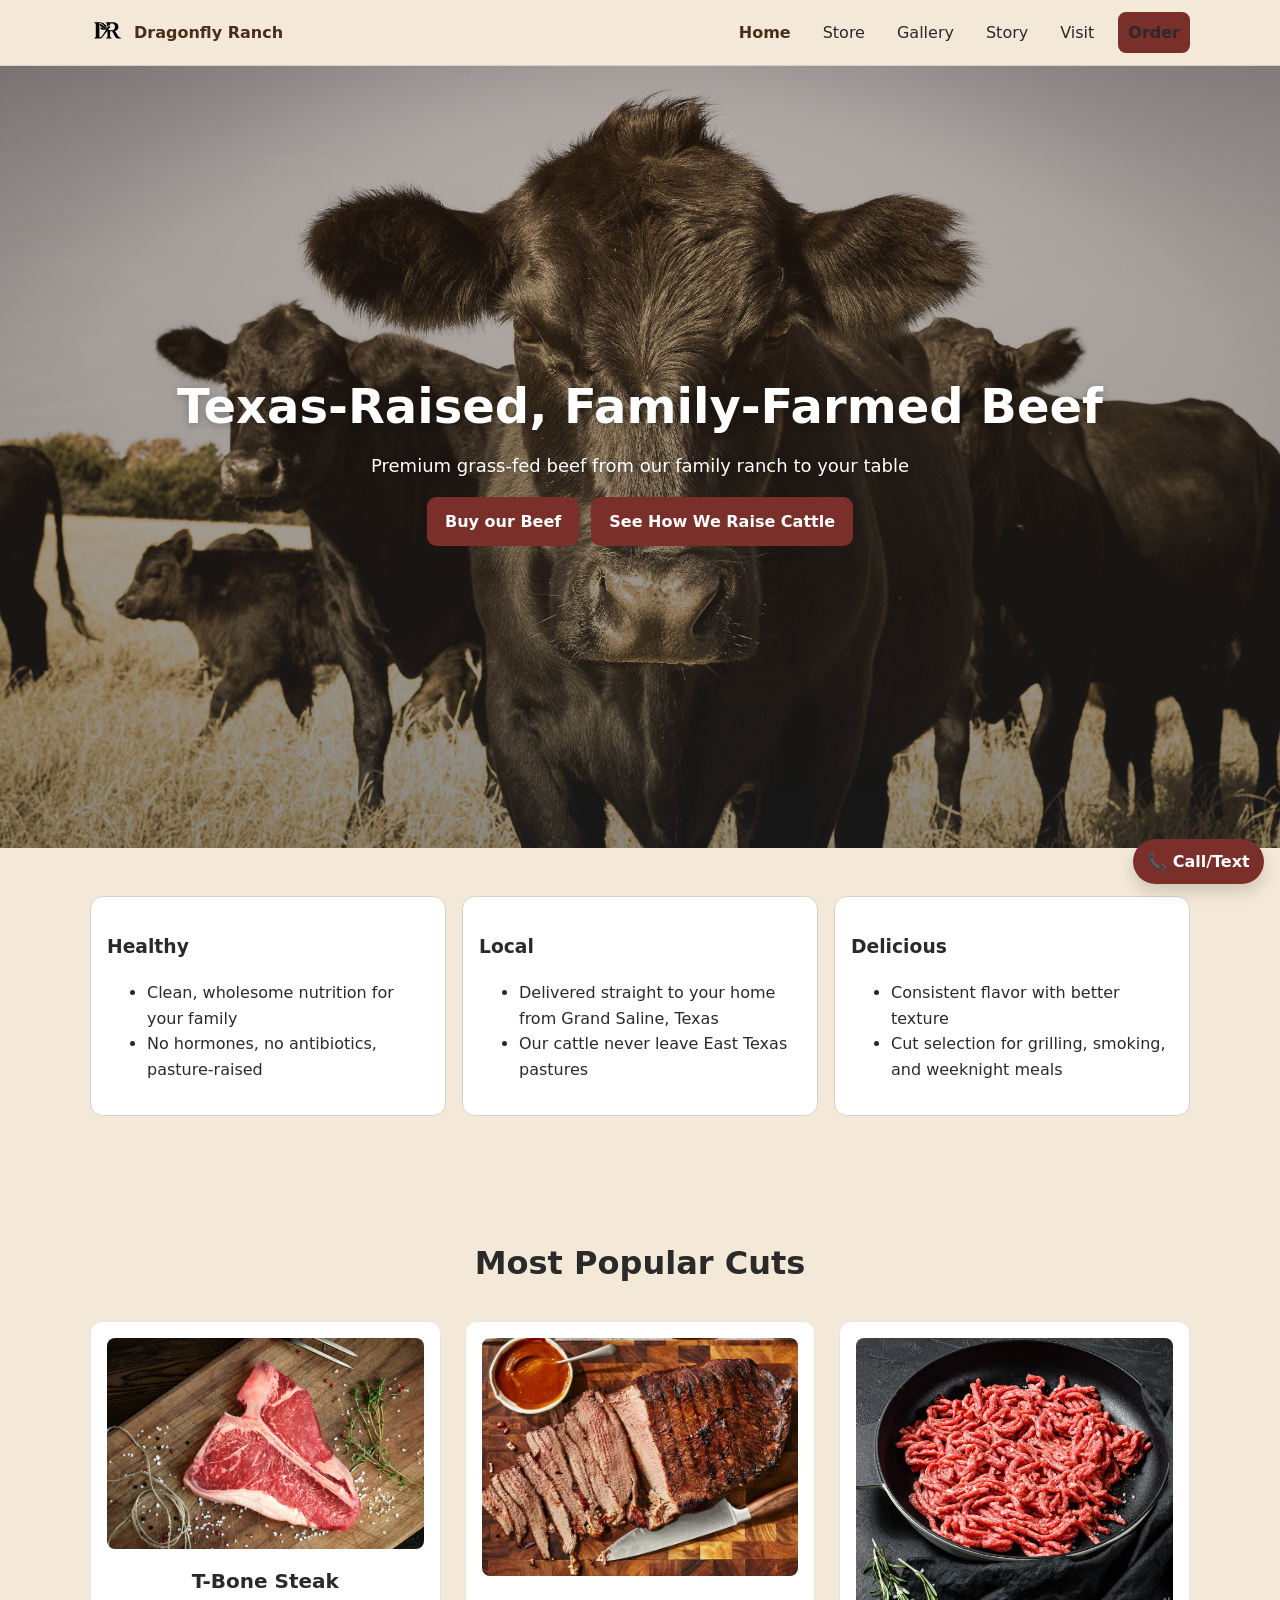
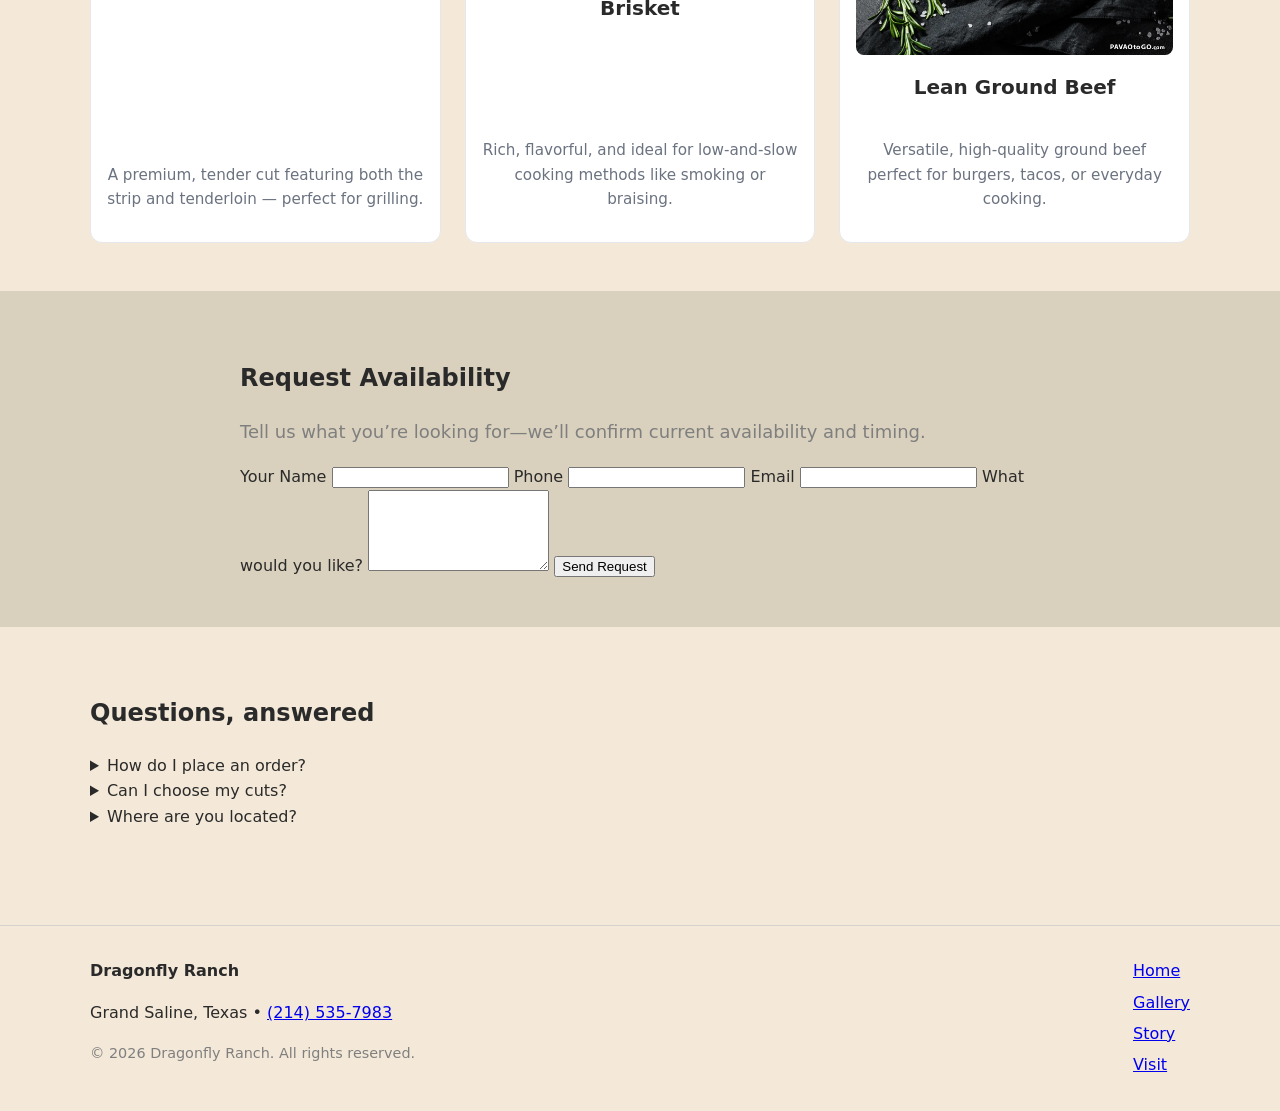
<file: index.html>
<!DOCTYPE html>
<html lang="en">
<head>
  <meta charset="utf-8" />
  <meta name="viewport" content="width=device-width, initial-scale=1" />
  <title>Dragonfly Ranch – Grass‑Fed, Farm‑Fresh Beef | Grand Saline, TX</title>
  <meta name="description" content="Dragonfly Ranch offers grass‑fed, farm‑fresh beef direct from our family ranch in Grand Saline, Texas. Call or text (214) 535‑7983 to order or check availability." />
  <link rel="preload" href="assets/images/hero.jpg" as="image" imagesrcset="assets/images/hero.jpg 1200w" />
  <link rel="stylesheet" href="assets/css/styles.css" />
  <link rel="icon" href="assets/images/logo-dragonfly.svg" type="image/svg+xml" />

  <!-- Open Graph -->
  <meta property="og:title" content="Dragonfly Ranch – Grass‑Fed, Farm‑Fresh Beef" />
  <meta property="og:description" content="Grass‑fed, farm‑fresh beef direct from a family ranch in Grand Saline, Texas." />
  <meta property="og:image" content="assets/images/hero.jpg" />
  <meta property="og:type" content="website" />
  <meta property="og:url" content="https://www.dfranchtx.com/" />

  <!-- Twitter -->
  <meta name="twitter:card" content="summary_large_image" />
  <meta name="twitter:title" content="Dragonfly Ranch – Grass‑Fed, Farm‑Fresh Beef" />
  <meta name="twitter:description" content="Call or text (214) 535‑7983 to order or check availability." />
  <meta name="twitter:image" content="assets/images/hero.jpg" />

  <!-- LocalBusiness Structured Data -->
  <script type="application/ld+json">
  {
    "@context":"https://schema.org",
    "@type":"LocalBusiness",
    "name":"Dragonfly Ranch",
    "image":"https://www.dfranchtx.com/assets/images/hero.jpg",
    "telephone":"+1-214-535-7983",
    "address":{
      "@type":"PostalAddress",
      "addressLocality":"Grand Saline",
      "addressRegion":"TX",
      "addressCountry":"US"
    },
    "url":"https://www.dfranchtx.com/",
    "description":"Grass-fed, farm-fresh beef direct from a family ranch."
  }
  </script>
</head>
<body></body>
  <a class="skip-link" href="#main">Skip to content</a>
  <header class="site-header">
    <div class="container header-inner">
      <a class="brand" href="index.html" aria-label="Dragonfly Ranch home">
        <img src="assets/images/logo-dragonfly.svg" alt="" width="36" height="36" />
        <span>Dragonfly Ranch</span>
      </a>

      <button class="nav-toggle" aria-expanded="false" aria-controls="site-nav">
        <span class="sr-only">Toggle menu</span>
        ☰
      </button>

      <nav id="site-nav" class="site-nav" aria-label="Main">
        <ul>
          <li><a class="active" href="index.html">Home</a></li>
          <li><a href="store.html">Store</a></li>
          <li><a href="gallery.html">Gallery</a></li>
          <li><a href="story.html">Story</a></li>
          <li><a href="visit.html">Visit</a></li>
          <li><a class="btn btn-primary" href="#order">Order</a></li>
        </ul>
      </nav>
    </div>
  </header>

  <main id="main">
    <!-- Hero -->
    <section class="hero" aria-label="Hero">
      <picture>
        <img src="assets/images/hero.jpg" alt="Cattle grazing on green pasture under Texas sky" width="1600" height="900" />
      </picture>
      <div class="hero-overlay">
        <h1>Texas‑Raised, Family‑Farmed Beef</h1>
        <p>Premium grass‑fed beef from our family ranch to your table</p>
        <!-- The location and phone are based on the existing site. -->
        <div class="cta-row">
          <a class="btn btn-primary" href="store.html">Buy our Beef</a>
          <a class="btn btn-primary" href="story.html">See How We Raise Cattle</a>
        </div>
      </div>
    </section>

    <!-- Value props -->
    <section class="section container">
      <div class="grid-3">
        <article class="card">
          <h3>Healthy</h3>
          <ul>
            <li>Clean, wholesome nutrition for your family</li>
            <li>No hormones, no antibiotics, pasture‑raised</li>
          </ul>
        </article>
        <article class="card">
          <h3>Local</h3>
          <ul>
            <li>Delivered straight to your home from Grand Saline, Texas</li>
            <li>Our cattle never leave East Texas pastures</li>
          </ul>
        </article>
        <article class="card">
          <h3>Delicious</h3>
          <ul>
            <li>Consistent flavor with better texture</li>
            <li>Cut selection for grilling, smoking, and weeknight meals</li>
          </ul>
        </article>
      </div>
    </section>

    <section class="popular-products">
      <div class="container">
        <h2 class="section-title">Most Popular Cuts</h2>

        <div class="product-grid">

          <!-- Product 1 -->
          <article class="product-card">
            <img src="assets/images/t-bone-steak.jpg" 
                alt="T-Bone Steak">
            <h3>T-Bone Steak</h3>
            <p>A premium, tender cut featuring both the strip and tenderloin — perfect for grilling.</p>
          </article>

          <!-- Product 2 -->
          <article class="product-card">
            <img src="assets/images/brisket.jpg" 
                alt="Brisket">
            <h3>Brisket</h3>
            <p>Rich, flavorful, and ideal for low-and-slow cooking methods like smoking or braising.</p>
          </article>

          <!-- Product 3 -->
          <article class="product-card">
            <img src="assets/images/lean-ground-beef.jpg" 
                alt="Lean ground beef">
            <h3>Lean Ground Beef</h3>
            <p>Versatile, high-quality ground beef perfect for burgers, tacos, or everyday cooking.</p>
          </article>

        </div>
      </div>
    </section>

    <!-- Order / Availability Form -->
    <section id="order" class="section section-alt">
      <div class="container narrow">
        <h2>Request Availability</h2>
        <p class="lead">Tell us what you’re looking for—we’ll confirm current availability and timing.</p>

        <!-- Validation handled in main.js -->
        
        <form
          name="order-request"
          method="POST"
          data-netlify="true"
          action="/thanks.html"
        >
          <!-- Netlify needs this hidden input -->
          <input type="hidden" name="form-name" value="order-request" />
        
          <label>
            <span>Your Name</span>
            <input type="text" name="name" required />
          </label>
        
          <label>
            <span>Phone</span>
            <input type="tel" name="phone" required />
          </label>
        
          <label>
            <span>Email</span>
            <input type="email" name="email" required />
          </label>
        
          <label>
            <span>What would you like?</span>
            <textarea name="message" rows="5" required></textarea>
          </label>
        
          <button type="submit">Send Request</button>
        </form>
      </div>
    </section>

    <!-- FAQ -->
    <section class="section container">
      <h2>Questions, answered</h2>
      <details>
        <summary>How do I place an order?</summary>
        <p>Use the request form above or call/text us. We’ll confirm availability and pickup window.</p>
      </details>
      <details>
        <summary>Can I choose my cuts?</summary>
        <p>Yes—tell us what you like. If you’d rather, we can recommend bundles with a balanced selection.</p>
      </details>
      <details>
        <summary>Where are you located?</summary>
        <p>Grand Saline, Texas. We’ll share pickup details when we confirm your order. [1](https://www.dfranchtx.com/)</p>
      </details>
    </section>
  </main>

  <footer class="site-footer">
    <div class="container footer-grid">
      <div>
        <strong>Dragonfly Ranch</strong>
        <p>Grand Saline, Texas • <a href="tel:+12145357983">(214) 535‑7983</a></p>
        <p class="small">© <span id="year"></span> Dragonfly Ranch. All rights reserved.</p>
      </div>
      <nav aria-label="Footer">
        <ul class="footer-nav">
          <li><a href="index.html">Home</a></li>
          <li><a href="gallery.html">Gallery</a></li>
          <li><a href="story.html">Story</a></li>
          <li><a href="visit.html">Visit</a></li>
        </ul>
      </nav>
    </div>
  </footer>

  <a class="floating-cta" href="tel:+12145357983" aria-label="Call or text Dragonfly Ranch">
    📞 Call/Text
  </a>

  <script src="assets/js/main.js" defer></script>
</body>
</html>
</file>
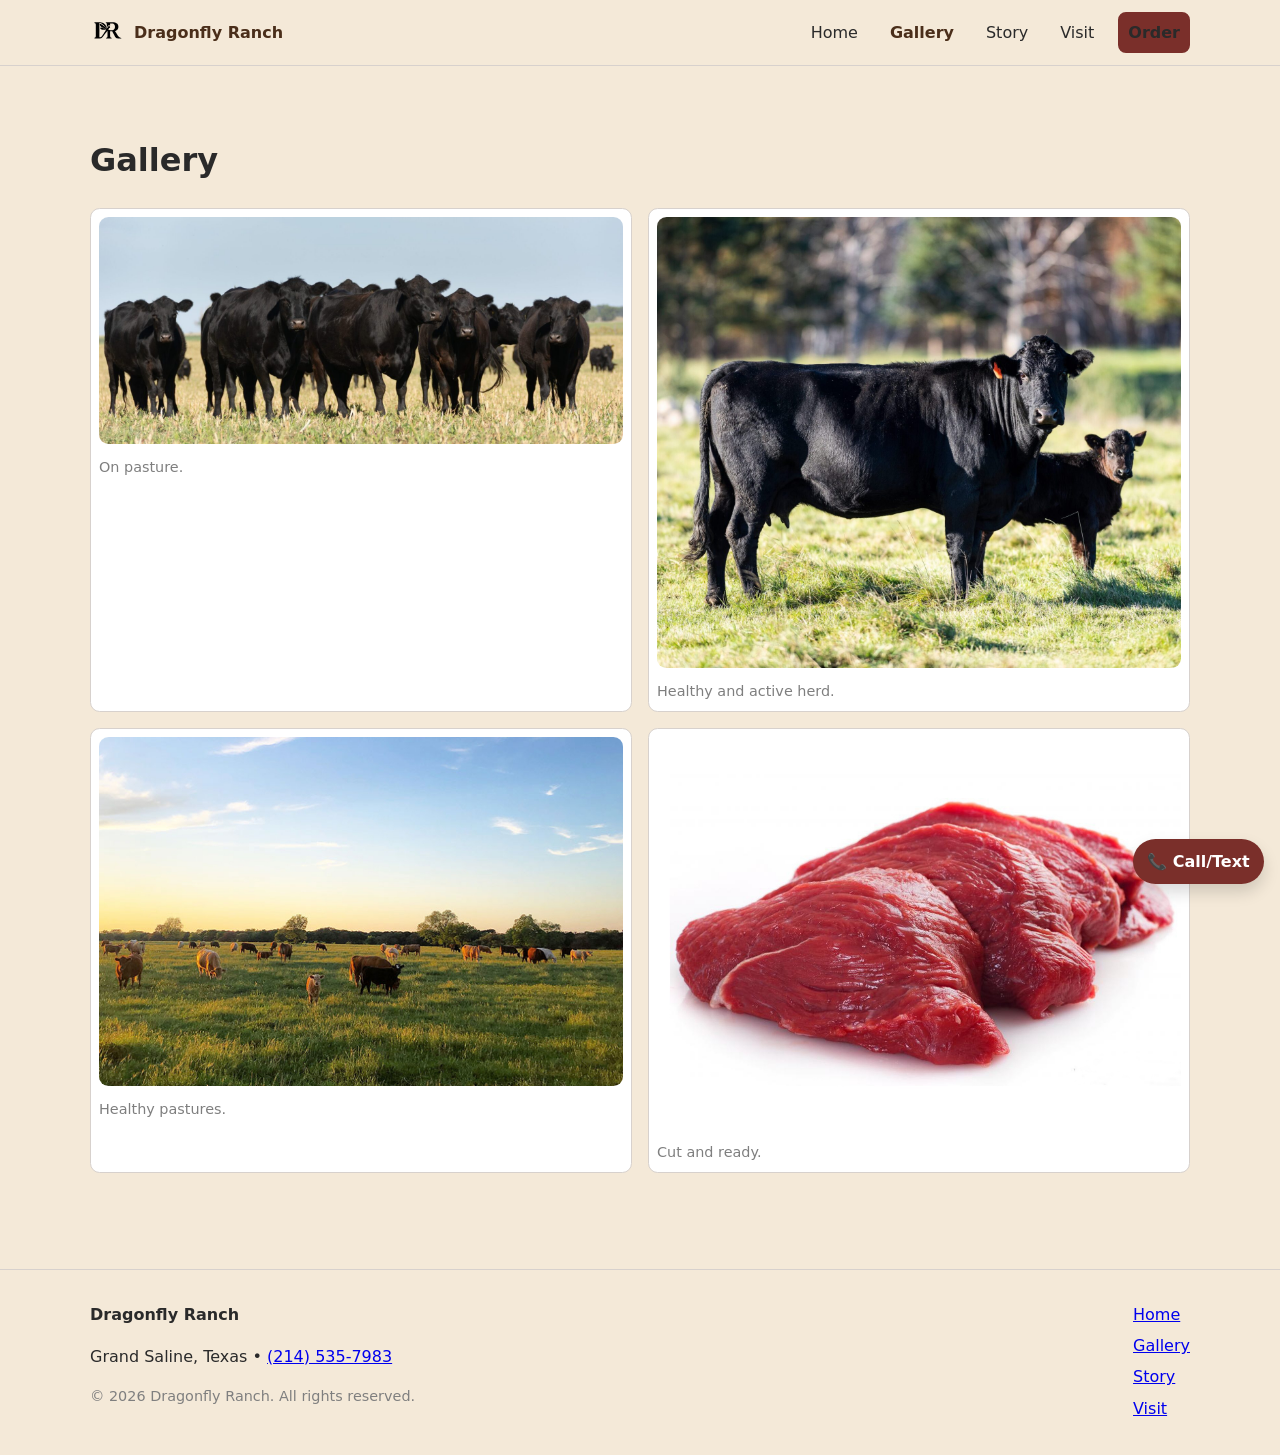
<file: gallery.html>
<!DOCTYPE html>
<html lang="en">
<head>
  <meta charset="utf-8" />
  <meta name="viewport" content="width=device-width, initial-scale=1" />
  <title>Gallery | Dragonfly Ranch</title>
  <meta name="description" content="A peek around the ranch—from healthy pastures to hand‑selected beef." />
  <link rel="stylesheet" href="assets/css/styles.css" />
</head>
<body>
  <a class="skip-link" href="#main">Skip to content</a>
  <header class="site-header">
    <div class="container header-inner">
      <a class="brand" href="index.html">
        <img src="assets/images/logo-dragonfly.svg" alt="" width="36" height="36" />
        <span>Dragonfly Ranch</span>
      </a>
      <button class="nav-toggle" aria-expanded="false" aria-controls="site-nav">
        <span class="sr-only">Toggle menu</span>☰
      </button>
      <nav id="site-nav" class="site-nav" aria-label="Main">
        <ul>
          <li><a href="index.html">Home</a></li>
          <li><a class="active" href="gallery.html">Gallery</a></li>
          <li><a href="story.html">Story</a></li>
          <li><a href="visit.html">Visit</a></li>
          <li><a class="btn btn-primary" href="index.html#order">Order</a></li>
        </ul>
      </nav>
    </div>
  </header>

  <main id="main" class="section container">
    <h1 class="visually-centered">Gallery</h1>
    <div class="gallery-grid">
      <figure>
        <img loading="lazy" src="assets/images/cattle-1.jpg" alt="Cattle grazing in open pasture" width="800" height="600" />
        <figcaption>On pasture.</figcaption>
      </figure>
      <figure>
        <img loading="lazy" src="assets/images/cattle-2.jpg" alt="Herd moving through pasture" width="800" height="600" />
        <figcaption>Healthy and active herd.</figcaption>
      </figure>
      <figure>
        <img loading="lazy" src="assets/images/pasture.jpg" alt="Bales of hay produced on the ranch" width="800" height="600" />
        <figcaption>Healthy pastures.</figcaption>
      </figure>
      <figure>
        <img loading="lazy" src="assets/images/beef-1.jpg" alt="Packaged beef cuts" width="800" height="600" />
        <figcaption>Cut and ready.</figcaption>
      </figure>
    </div>
  </main>

  <footer class="site-footer">
    <div class="container footer-grid">
      <div>
        <strong>Dragonfly Ranch</strong>
        <p>Grand Saline, Texas • <a href="tel:+12145357983">(214) 535‑7983</a></p>
        <p class="small">© <span id="year"></span> Dragonfly Ranch. All rights reserved.</p>
      </div>
      <nav aria-label="Footer">
        <ul class="footer-nav">
          <li><a href="index.html">Home</a></li>
          <li><a href="gallery.html">Gallery</a></li>
          <li><a href="story.html">Story</a></li>
          <li><a href="visit.html">Visit</a></li>
        </ul>
      </nav>
    </div>
  </footer>

  <a class="floating-cta" href="tel:+12145357983" aria-label="Call or text Dragonfly Ranch">📞 Call/Text</a>
  <script src="assets/js/main.js" defer></script>
</body>
</html>
</file>
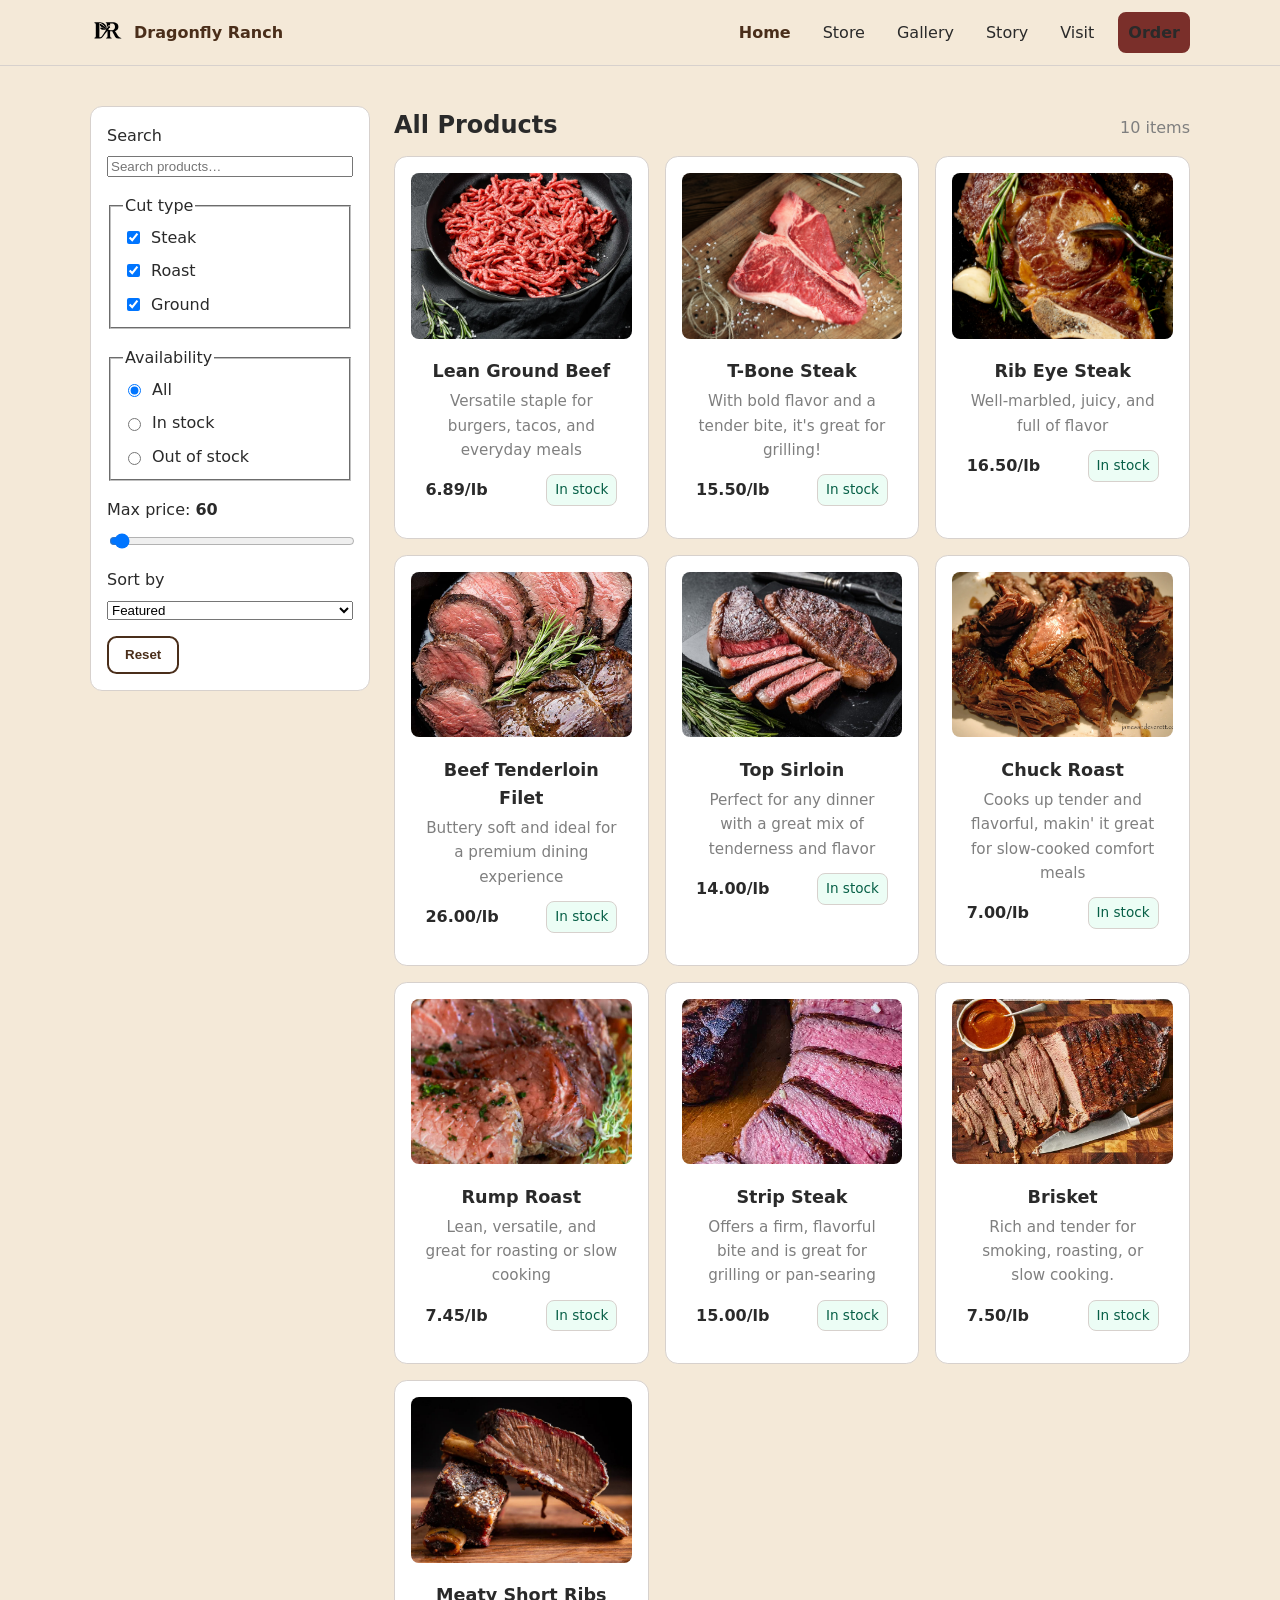
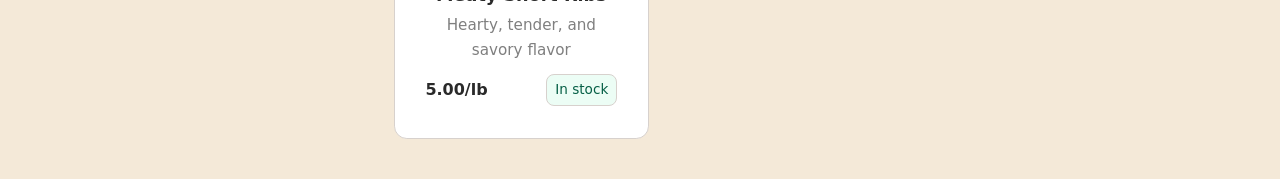
<file: store.html>
<!DOCTYPE html>
<html lang="en">
<head>
  <meta charset="utf-8" />
  <meta name="viewport" content="width=device-width, initial-scale=1" />
  <title>Store | Dragonfly Ranch</title>
  <meta name="description" content="We’re a family ranch focused on raising grass‑fed cattle with care and transparency from pasture to plate." />
  <link rel="stylesheet" href="assets/css/styles.css" />
</head>
<body>
  <a class="skip-link" href="#main">Skip to content</a>
  <header class="site-header">
    <div class="container header-inner">
      <a class="brand" href="index.html" aria-label="Dragonfly Ranch home">
        <img src="assets/images/logo-dragonfly.svg" alt="" width="36" height="36" />
        <span>Dragonfly Ranch</span>
      </a>

      <button class="nav-toggle" aria-expanded="false" aria-controls="site-nav">
        <span class="sr-only">Toggle menu</span>
        ☰
      </button>

      <nav id="site-nav" class="site-nav" aria-label="Main">
        <ul>
          <li><a class="active" href="index.html">Home</a></li>
          <li><a href="store.html">Store</a></li>
          <li><a href="gallery.html">Gallery</a></li>
          <li><a href="story.html">Story</a></li>
          <li><a href="visit.html">Visit</a></li>
          <li><a class="btn btn-primary" href="#order">Order</a></li>
        </ul>
      </nav>
    </div>
  </header>
  <section class="shop">
    <div class="shop-layout container">
      <!-- Sidebar Filters -->
      <aside class="filters" aria-label="Filters">
        <button class="filters-toggle" aria-expanded="false" aria-controls="filters-panel">
          Filters
        </button>

        <form id="filters-panel" class="filters-panel" aria-live="polite">
          <!-- Search -->
          <div class="filter-group">
            <label for="search">Search</label>
            <input type="search" id="search" name="search" placeholder="Search products…" />
          </div>

          <!-- Cut Type -->
          <fieldset class="filter-group">
            <legend>Cut type</legend>
            <label class="check"><input type="checkbox" name="cut" value="steak" checked /> Steak</label>
            <label class="check"><input type="checkbox" name="cut" value="roast" checked /> Roast</label>
            <label class="check"><input type="checkbox" name="cut" value="ground" checked /> Ground</label>
          </fieldset>

          <!-- Availability -->
          <fieldset class="filter-group">
            <legend>Availability</legend>
            <label class="radio"><input type="radio" name="availability" value="all" checked /> All</label>
            <label class="radio"><input type="radio" name="availability" value="in" /> In stock</label>
            <label class="radio"><input type="radio" name="availability" value="out" /> Out of stock</label>
          </fieldset>

          <!-- Price -->
          <div class="filter-group">
            <label for="maxPrice">Max price: <span id="maxPriceValue">60</span></label>
            <input type="range" id="maxPrice" name="maxPrice" min="0" max="2850" value="60" step="10" />
          </div>

          <!-- Sort -->
          <div class="filter-group">
            <label for="sort">Sort by</label>
            <select id="sort" name="sort">
              <option value="featured">Featured</option>
              <option value="price-asc">Price: Low → High</option>
              <option value="price-desc">Price: High → Low</option>
              <option value="name-asc">Name: A → Z</option>
              <option value="name-desc">Name: Z → A</option>
            </select>
          </div>

          <div class="filter-actions">
            <button type="reset" class="btn btn-outline">Reset</button>
          </div>
        </form>
      </aside>

      <!-- Catalog -->
      <div class="catalog">
        <header class="catalog-header">
          <h2 class="catalog-title">All Products</h2>
          <p class="catalog-count" aria-live="polite"><span id="count">9</span> items</p>
        </header>

        <ul id="productGrid" class="product-grid" aria-live="polite">
          <li class="product-card" 
              data-name="Lean Ground Beef" 
              data-cut="ground" 
              data-price="6.89" 
              data-available="in">
            <a class="product-media" href="#">
              <img src="/assets/images/lean-ground-beef.jpg" alt="Lean Ground Beef" loading="lazy" />
            </a>
            <div class="product-info">
              <h3 class="product-name">Lean Ground Beef</h3>
              <p class="product-desc">Versatile staple for burgers, tacos, and everyday meals</p>
              <div class="product-meta">
                <span class="price">6.89/lb</span>
                <span class="badge in-stock">In stock</span>
              </div>
            </div>
          </li>

          <li class="product-card" 
              data-name="T-Bone Steak" 
              data-cut="steak" 
              data-price="15.50" 
              data-available="in">
            <a class="product-media" href="#">
              <img src="/assets/images/t-bone-steak.jpg" alt="T-Bone Steak" loading="lazy" />
            </a>
            <div class="product-info">
              <h3 class="product-name">T-Bone Steak</h3>
              <p class="product-desc">With bold flavor and a tender bite, it's great for grilling!</p>
              <div class="product-meta">
                <span class="price">15.50/lb</span>
                <span class="badge in-stock">In stock</span>
              </div>
            </div>
          </li>

          <li class="product-card" data-name="Rib Eye Steak" data-cut="steak" data-price="16.50" data-available="in">
            <a class="product-media" href="#">
              <img src="/assets/images/ribeye-steak.jpg" alt="Ribeye Steak" loading="lazy" />
            </a>
            <div class="product-info">
              <h3 class="product-name">Rib Eye Steak</h3>
              <p class="product-desc">Well-marbled, juicy, and full of flavor</p>
              <div class="product-meta"><span class="price">16.50/lb</span><span class="badge in-stock">In stock</span></div>
            </div>
          </li>

          <li class="product-card" data-name="Beef Tenderloin Filet" data-cut="steak" data-price="26.00" data-available="in">
            <a class="product-media" href="#">
              <img src="/assets/images/beef-tenderloin-filet.jpg" alt="Beef Tenderloin Filet" loading="lazy" />
            </a>
            <div class="product-info">
              <h3 class="product-name">Beef Tenderloin Filet</h3>
              <p class="product-desc">Buttery soft and ideal for a premium dining experience</p>
              <div class="product-meta"><span class="price">26.00/lb</span><span class="badge in-stock">In stock</span></div>
            </div>
          </li>

          <li class="product-card" data-name="Top Sirloin" data-cut="steak" data-price="14.00" data-available="in">
            <a class="product-media" href="#">
              <img src="/assets/images/top-sirloin.jpg" alt="Top Sirloin" loading="lazy" />
            </a>
            <div class="product-info">
              <h3 class="product-name">Top Sirloin</h3>
              <p class="product-desc">Perfect for any dinner with a great mix of tenderness and flavor</p>
              <div class="product-meta"><span class="price">14.00/lb</span><span class="badge in-stock">In stock</span></div>
            </div>
          </li>

          <li class="product-card" data-name="Chuck Roast" data-cut="roast" data-price="7.00" data-available="in">
            <a class="product-media" href="#"><img src="/assets/images/chuck-roast.jpg" alt="Chuck Roast" loading="lazy" /></a>
            <div class="product-info">
              <h3 class="product-name">Chuck Roast</h3>
              <p class="product-desc">Cooks up tender and flavorful, makin' it great for slow-cooked comfort meals</p>
              <div class="product-meta"><span class="price">7.00/lb</span><span class="badge in-stock">In stock</span></div>
            </div>
          </li>

          <li class="product-card" data-name="Rump Roast" data-cut="roast" data-price="7.45" data-available="in">
            <a class="product-media" href="#"><img src="/assets/images/rump-roast.jpg" alt="Rump Roast" loading="lazy" /></a>
            <div class="product-info">
              <h3 class="product-name">Rump Roast</h3>
              <p class="product-desc">Lean, versatile, and great for roasting or slow cooking</p>
              <div class="product-meta"><span class="price">7.45/lb</span><span class="badge in-stock">In stock</span></div>
            </div>
          </li>

          <li class="product-card" data-name="Strip Steak" data-cut="roast" data-price="15.00" data-available="in">
            <a class="product-media" href="#"><img src="/assets/images/strip-steak.jpg" alt="Strip Steak" loading="lazy" /></a>
            <div class="product-info">
              <h3 class="product-name">Strip Steak</h3>
              <p class="product-desc">Offers a firm, flavorful bite and is great for grilling or pan-searing</p>
              <div class="product-meta"><span class="price">15.00/lb</span><span class="badge in-stock">In stock</span></div>
            </div>
          </li>

          <li class="product-card" 
              data-name="Brisket" 
              data-cut="roast" 
              data-price="7.50" 
              data-available="in">
            <a class="product-media" href="#">
              <img src="/assets/images/brisket.jpg" alt="Brisket" loading="lazy" />
            </a>
            <div class="product-info">
              <h3 class="product-name">Brisket</h3>
              <p class="product-desc">Rich and tender for smoking, roasting, or slow cooking.</p>
              <div class="product-meta">
                <span class="price">7.50/lb</span>
                <span class="badge in-stock">In stock</span>
              </div>
            </div>
          </li>

          <li class="product-card" data-name="Meaty Short Ribs" data-cut="roast" data-price="5.00" data-available="out">
            <a class="product-media" href="#">
              <img src="/assets/images/short-ribs.jpg" alt="Meaty Short Ribs" loading="lazy" />
            </a>
            <div class="product-info">
              <h3 class="product-name">Meaty Short Ribs</h3>
              <p class="product-desc">Hearty, tender, and savory flavor</p>
              <div class="product-meta"><span class="price">5.00/lb</span><span class="badge in-stock">In stock</span></div>
            </div>
          </li>

          <li class="product-card" data-name="Whole Beef" data-cut="steak" data-price="2850" data-available="in">
            <a class="product-media" href="#"><img src="https://via.placeholder.com/600x450?text=Flank+Steak" alt="Flank Steak" loading="lazy" /></a>
            <div class="product-info">
              <h3 class="product-name">Whole Beef</h3>
              <p class="product-desc">Get a full range of cuts and let your cooking run wild!</p>
              <div class="product-meta"><span class="price">2,850.00</span><span class="badge in-stock">In stock</span></div>
            </div>
          </li>

          <li class="product-card" data-name="Half Beef" data-cut="steak" data-price="1450" data-available="in">
            <a class="product-media" href="#"><img src="https://via.placeholder.com/600x450?text=Flank+Steak" alt="Flank Steak" loading="lazy" /></a>
            <div class="product-info">
              <h3 class="product-name">Half Beef</h3>
              <p class="product-desc">Lean, flavorful—great marinated and grilled.</p>
              <div class="product-meta"><span class="price">1,450.00</span><span class="badge in-stock">In stock</span></div>
            </div>
          </li>

          <li class="product-card" data-name="Quarter Beef" data-cut="steak" data-price="750" data-available="in">
            <a class="product-media" href="#"><img src="https://via.placeholder.com/600x450?text=Flank+Steak" alt="Flank Steak" loading="lazy" /></a>
            <div class="product-info">
              <h3 class="product-name">Quarter Beef</h3>
              <p class="product-desc">Lean, flavorful—great marinated and grilled.</p>
              <div class="product-meta"><span class="price">750.00</span><span class="badge in-stock">In stock</span></div>
            </div>
          </li>
        </ul>
      </div>
    </div>
  </section>
  <script>
    (function () {
      const grid = document.getElementById('productGrid');
      const cards = Array.from(grid.querySelectorAll('.product-card'));
      const countEl = document.getElementById('count');

      const search = document.getElementById('search');
      const checkboxes = Array.from(document.querySelectorAll('input[name="cut"]'));
      const availability = Array.from(document.querySelectorAll('input[name="availability"]'));
      const maxPrice = document.getElementById('maxPrice');
      const maxPriceValue = document.getElementById('maxPriceValue');
      const sort = document.getElementById('sort');

      // Mobile filters toggle
      const toggle = document.querySelector('.filters-toggle');
      const panel = document.getElementById('filters-panel');
      if (toggle && panel) {
        toggle.addEventListener('click', () => {
          const expanded = toggle.getAttribute('aria-expanded') === 'true';
          toggle.setAttribute('aria-expanded', String(!expanded));
        });
      }

      // Update label for price range
      const updateMaxPriceLabel = () => maxPriceValue.textContent = `${Number(maxPrice.value).toFixed(0)}`;
      updateMaxPriceLabel();
      maxPrice.addEventListener('input', updateMaxPriceLabel);

      // Re-render (filter + sort)
      function render() {
        const q = (search.value || '').trim().toLowerCase();
        const enabledCuts = new Set(checkboxes.filter(c => c.checked).map(c => c.value));
        const avail = (availability.find(a => a.checked) || {}).value || 'all';
        const priceCap = Number(maxPrice.value);

        // Filter
        const visible = cards.filter(card => {
          const name = card.dataset.name.toLowerCase();
          const cut = card.dataset.cut;
          const price = Number(card.dataset.price);
          const a = card.dataset.available; // 'in' or 'out'

          const searchOk = !q || name.includes(q);
          const cutOk = enabledCuts.has(cut);
          const priceOk = price <= priceCap;
          const availOk = (avail === 'all') || (avail === a);

          return searchOk && cutOk && priceOk && availOk;
        });

        // Sort
        const sorted = visible.sort((a, b) => {
          const av = (k) => a.dataset[k];
          const bv = (k) => b.dataset[k];
          switch (sort.value) {
            case 'price-asc': return Number(av('price')) - Number(bv('price'));
            case 'price-desc': return Number(bv('price')) - Number(av('price'));
            case 'name-asc': return av('name').localeCompare(bv('name'));
            case 'name-desc': return bv('name').localeCompare(av('name'));
            default: return 0; // featured (keep DOM order)
          }
        });

        // Paint
        grid.innerHTML = '';
        sorted.forEach(card => grid.appendChild(card));
        countEl.textContent = String(sorted.length);
      }

      // Bind
      [search, maxPrice, sort].forEach(el => el.addEventListener('input', render));
      checkboxes.forEach(c => c.addEventListener('change', render));
      availability.forEach(r => r.addEventListener('change', render));

      // Initial
      render();
    })();
  </script>
</body>
</html>
</file>
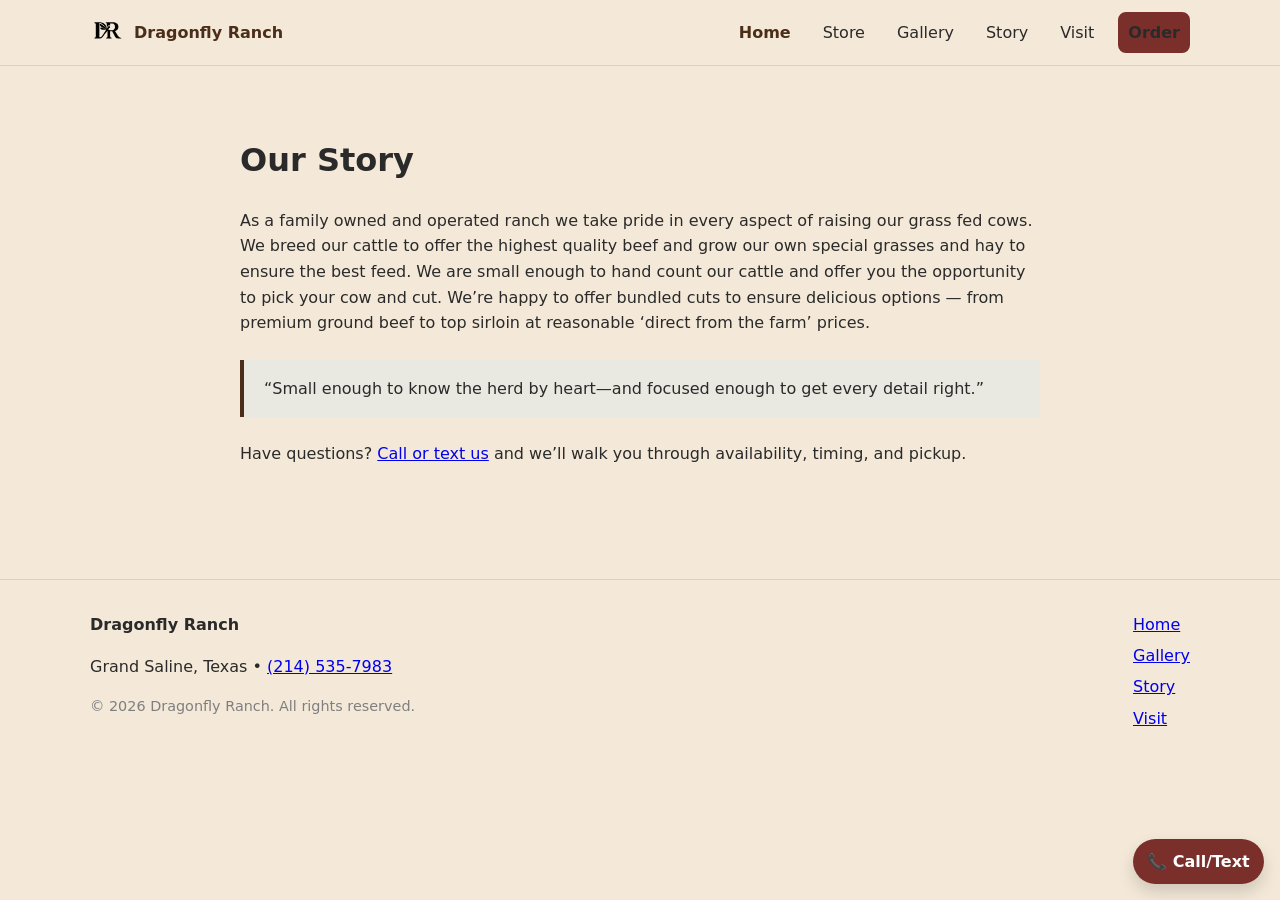
<file: story.html>
<!DOCTYPE html>
<html lang="en">
<head>
  <meta charset="utf-8" />
  <meta name="viewport" content="width=device-width, initial-scale=1" />
  <title>Our Story | Dragonfly Ranch</title>
  <meta name="description" content="We’re a family ranch focused on raising grass‑fed cattle with care and transparency from pasture to plate." />
  <link rel="stylesheet" href="assets/css/styles.css" />
</head>
<body>
  <a class="skip-link" href="#main">Skip to content</a>
  <header class="site-header">
    <div class="container header-inner">
      <a class="brand" href="index.html" aria-label="Dragonfly Ranch home">
        <img src="assets/images/logo-dragonfly.svg" alt="" width="36" height="36" />
        <span>Dragonfly Ranch</span>
      </a>

      <button class="nav-toggle" aria-expanded="false" aria-controls="site-nav">
        <span class="sr-only">Toggle menu</span>
        ☰
      </button>

      <nav id="site-nav" class="site-nav" aria-label="Main">
        <ul>
          <li><a class="active" href="index.html">Home</a></li>
          <li><a href="store.html">Store</a></li>
          <li><a href="gallery.html">Gallery</a></li>
          <li><a href="story.html">Story</a></li>
          <li><a href="visit.html">Visit</a></li>
          <li><a class="btn btn-primary" href="#order">Order</a></li>
        </ul>
      </nav>
    </div>
  </header>

  <main id="main" class="section container narrow prose">
    <h1>Our Story</h1>
    <p>
      As a family owned and operated ranch we take pride
      in every aspect of raising our grass fed cows. We breed our cattle to offer the
      highest quality beef and grow our own special grasses and hay to ensure the best
      feed. We are small enough to hand count our cattle and offer you the opportunity
      to pick your cow and cut. We’re happy to offer bundled cuts to ensure delicious
      options  — from premium ground beef to top sirloin at reasonable ‘direct from
      the farm’ prices. 
    </p>

    <blockquote>
      “Small enough to know the herd by heart—and focused enough to get every detail right.”
    </blockquote>

    <p>
      Have questions? <a href="tel:+12145357983">Call or text us</a> and we’ll walk you through
      availability, timing, and pickup. <!-- Phone number per the current site. cite turn1search1 -->
    </p>
  </main>

  <footer class="site-footer">
    <div class="container footer-grid">
      <div>
        <strong>Dragonfly Ranch</strong>
        <p>Grand Saline, Texas • <a href="tel:+12145357983">(214) 535‑7983</a></p>
        <p class="small">© <span id="year"></span> Dragonfly Ranch. All rights reserved.</p>
      </div>
      <nav aria-label="Footer">
        <ul class="footer-nav">
          <li><a href="index.html">Home</a></li>
          <li><a href="gallery.html">Gallery</a></li>
          <li><a href="story.html">Story</a></li>
          <li><a href="visit.html">Visit</a></li>
        </ul>
      </nav>
    </div>
  </footer>

  <a class="floating-cta" href="tel:+12145357983" aria-label="Call or text Dragonfly Ranch">📞 Call/Text</a>
  <script src="assets/js/main.js" defer></script>
</body>
</html>
</file>
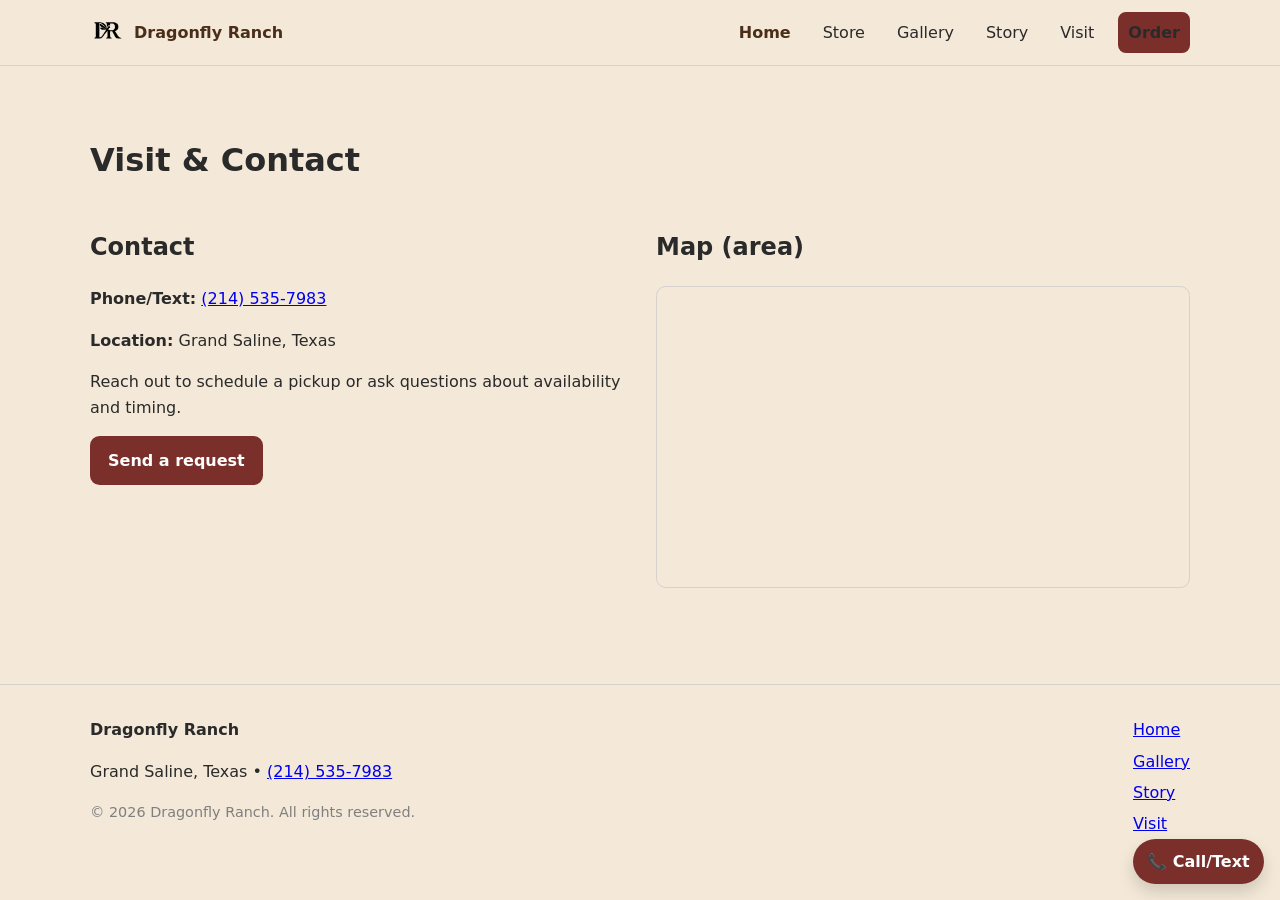
<file: visit.html>
<!DOCTYPE html>
<html lang="en">
<head>
  <meta charset="utf-8" />
  <meta name="viewport" content="width=device-width, initial-scale=1" />
  <title>Visit & Contact | Dragonfly Ranch</title>
  <meta name="description" content="Get in touch with Dragonfly Ranch in Grand Saline, Texas. Call or text (214) 535‑7983, or send a request online." />
  <link rel="stylesheet" href="assets/css/styles.css" />
</head>
<body>
  <a class="skip-link" href="#main">Skip to content</a>
  <header class="site-header">
    <div class="container header-inner">
      <a class="brand" href="index.html" aria-label="Dragonfly Ranch home">
        <img src="assets/images/logo-dragonfly.svg" alt="" width="36" height="36" />
        <span>Dragonfly Ranch</span>
      </a>

      <button class="nav-toggle" aria-expanded="false" aria-controls="site-nav">
        <span class="sr-only">Toggle menu</span>
        ☰
      </button>

      <nav id="site-nav" class="site-nav" aria-label="Main">
        <ul>
          <li><a class="active" href="index.html">Home</a></li>
          <li><a href="store.html">Store</a></li>
          <li><a href="gallery.html">Gallery</a></li>
          <li><a href="story.html">Story</a></li>
          <li><a href="visit.html">Visit</a></li>
          <li><a class="btn btn-primary" href="#order">Order</a></li>
        </ul>
      </nav>
    </div>
  </header>

  <main id="main" class="section container">
    <h1>Visit & Contact</h1>
    <div class="visit-grid">
      <section>
        <h2>Contact</h2>
        <p><strong>Phone/Text:</strong> <a href="tel:+12145357983">(214) 535‑7983</a> <!-- per current site cite turn1search1 --></p>
        <p><strong>Location:</strong> Grand Saline, Texas <!-- per current site cite turn1search1 --></p>
        <p>Reach out to schedule a pickup or ask questions about availability and timing.</p>
        <p><a class="btn btn-primary" href="index.html#order">Send a request</a></p>
      </section>
      <section>
        <h2>Map (area)</h2>
        <!-- Simple map embed to the city; replace with precise coordinates if desired -->
        <div class="map-embed">
          <iframe
            title="Map of Grand Saline, TX"
            src="https://www.google.com/maps?q=Grand%20Saline,%20TX&z=11&output=embed"
            loading="lazy"
            referrerpolicy="no-referrer-when-downgrade"
            allowfullscreen></iframe>
        </div>
      </section>
    </div>
  </main>

  <footer class="site-footer">
    <div class="container footer-grid">
      <div>
        <strong>Dragonfly Ranch</strong>
        <p>Grand Saline, Texas • <a href="tel:+12145357983">(214) 535‑7983</a></p>
        <p class="small">© <span id="year"></span> Dragonfly Ranch. All rights reserved.</p>
      </div>
      <nav aria-label="Footer">
        <ul class="footer-nav">
          <li><a href="index.html">Home</a></li>
          <li><a href="gallery.html">Gallery</a></li>
          <li><a href="story.html">Story</a></li>
          <li><a href="visit.html">Visit</a></li>
        </ul>
      </nav>
    </div>
  </footer>

  <a class="floating-cta" href="tel:+12145357983" aria-label="Call or text Dragonfly Ranch">📞 Call/Text</a>
  <script src="assets/js/main.js" defer></script>
</body>
</html>
</file>
<file: assets/css/styles.css>
/* styles.css — Heritage Ranch Palette (Barn Brown, Parchment, Oxblood, Sage, Charcoal)
   This file keeps your existing class names but re-colors the theme to Palette 1. */

/* ---- Base / Reset ---- */
*, *::before, *::after { box-sizing: border-box; }
html { color-scheme: light; }
body {
  margin: 0;
  font-family: ui-sans-serif, system-ui, -apple-system, Segoe UI, Roboto, Helvetica, Arial, "Apple Color Emoji", "Segoe UI Emoji";
  line-height: 1.6;
  color: #2A2A2A; /* charcoal */
  background: #F4E9D8; /* parchment */
}

/* ---- Heritage Ranch Theme Tokens ---- */
:root{
  --barn:#4A2E1A;        /* deep barn brown: primaries, buttons, links */
  --oxblood:#7A2F2A;     /* CTA highlight */
  --parchment:#F4E9D8;   /* canvas */
  --sage:#A8A58A;        /* soft accent backgrounds */
  --charcoal:#2A2A2A;    /* headings/text */
  --border: color-mix(in srgb, var(--barn) 22%, white); /* subtle warm border */
  --muted: color-mix(in srgb, var(--charcoal) 60%, white); /* muted copy */
}

/* ---- Utilities ---- */
.container { width: min(1100px, 92vw); margin: 0 auto; }
.narrow   { width: min(800px, 92vw); }
.section  { padding: 3rem 0; }
.section-alt { background: color-mix(in srgb, var(--sage) 35%, var(--parchment)); padding: 3rem 0; }
.lead { font-size: 1.125rem; color: var(--muted); }
.grid-2 { display: grid; grid-template-columns: 1fr 1fr; gap: 1rem; }
.grid-3 { display: grid; grid-template-columns: repeat(3, 1fr); gap: 1rem; }
@media (max-width: 800px){ .grid-2{grid-template-columns:1fr;} .grid-3{grid-template-columns:1fr;} }

/* ---- Header ---- */
.site-header {
  position: sticky; top: 0; z-index: 50;
  background: var(--parchment);
  border-bottom: 1px solid var(--border);
}
.header-inner { display:flex; align-items:center; justify-content:space-between; padding:.75rem 0; }
.brand { display:inline-flex; align-items:center; gap:.5rem; color: var(--barn); text-decoration:none; font-weight:700; }
.site-nav ul { display:flex; gap:1rem; list-style:none; margin:0; padding:0; align-items:center; }
.site-nav a { text-decoration:none; color: var(--charcoal); padding:.35rem .5rem; border-radius:.5rem; }
.site-nav a.active { color: var(--barn); font-weight:600; }
.nav-toggle{ display:none; background:transparent; border:1px solid var(--border); padding:.35rem .5rem; border-radius:.5rem; }
@media (max-width: 860px){
  .nav-toggle{display:inline-block}
  .site-nav{ position:absolute; inset:60px 0 auto 0; background:var(--parchment); border-bottom:1px solid var(--border); transform:translateY(-120%); transition:transform .2s ease; }
  .site-nav.open{ transform:translateY(0); }
  .site-nav ul{ flex-direction:column; align-items:flex-start; padding:.75rem 1rem 1rem; }
}

/* ---- Buttons ---- */
.btn {
  display:inline-block; border:2px solid var(--barn); color:#fff; background:var(--barn);
  padding:.6rem 1rem; border-radius:.6rem; text-decoration:none; font-weight:700;
}
.btn:hover{ background: color-mix(in srgb, var(--barn) 85%, black); border-color: color-mix(in srgb, var(--barn) 85%, black); }
.btn-outline{ background:transparent; color:var(--barn); border-color:var(--barn); }
.btn-outline:hover{ background:var(--barn); color:#fff; }
.btn-primary{ background:var(--oxblood); border-color:var(--oxblood); }
.btn-primary:hover{ background: color-mix(in srgb, var(--oxblood) 85%, black); border-color: color-mix(in srgb, var(--oxblood) 85%, black); }

/* ---- Hero ---- */
.hero{ position:relative; min-height:58vh; display:grid; }
.hero img{ width:100%; height:100%; object-fit:cover; display:block; }
.hero-overlay{
  position:absolute; inset:0; display:grid; place-content:center; text-align:center; color:#fff;
  /* warm vignette that complements parchment */
  background: linear-gradient(to bottom, rgba(74,46,26,.35), rgba(42,42,42,.55));
  padding:2rem;
}
.hero h1{ font-size:clamp(2rem,5vw,3rem); margin:0 0 .5rem; text-shadow:0 2px 8px rgba(0,0,0,.25); }
.hero p{ font-size:1.125rem; margin:0 0 1rem; text-shadow:0 1px 6px rgba(0,0,0,.2); }
.cta-row{ display:inline-flex; gap:.75rem; flex-wrap:wrap; justify-content:center; }
/* Popular Products Section */
.popular-products {
  padding: 3rem 0;
}

.section-title {
  text-align: center;
  font-size: 2rem;
  margin-bottom: 2rem;
}

.product-grid {
  display: grid;
  gap: 1.5rem;
  grid-template-columns: repeat(auto-fit, minmax(250px, 1fr));
}

.product-card {
  border: 1px solid #e5e7eb;
  border-radius: 0.75rem;
  padding: 1rem;
  background: #fff;
  text-align: center;
  transition: box-shadow 0.2s ease;
}

.product-card:hover {
  box-shadow: 0 8px 18px rgba(0,0,0,0.08);
}

.product-card img {
  width: 100%;
  height: auto;
  border-radius: 0.5rem;
}

.product-card h3 {
  margin-top: 1rem;
  font-size: 1.25rem;
}

.product-card p {
  color: #6b7280;
  font-size: 0.95rem;
}

/* ---- Cards / Media ---- */
.card{ padding:1rem; border:1px solid var(--border); border-radius:.8rem; background:#fff; }
.media-grid{ display:grid; grid-template-columns:repeat(3, 1fr); gap:1rem; }
.media-grid img{ width:100%; height:auto; border-radius:.6rem; }
.media-grid figure{ margin:0; }
.media-grid figcaption{ color:var(--muted); font-size:.9rem; margin-top:.35rem; }
@media (max-width: 900px){ .media-grid{ grid-template-columns:1fr; } }

/* ---- Forms ---- */
.form label{ display:grid; gap:.35rem; margin-bottom:.85rem; }
.form input, .form textarea, .form select{
  width:100%; padding:.65rem .75rem; border:1px solid var(--border); border-radius:.6rem; font:inherit; background:#fff; color:var(--charcoal);
}
.form input:focus, .form textarea:focus{ outline:3px solid color-mix(in srgb, var(--barn) 25%, transparent); border-color: var(--barn); }
.form-actions{ display:flex; gap:.75rem; flex-wrap:wrap; align-items:center; }
.hp{ position:absolute; left:-10000px; opacity:0; }

/* ---- Prose ---- */
.prose p{ margin:0 0 1rem; }
.prose blockquote{
  margin:1.5rem 0; padding:1rem 1.25rem; border-left:4px solid var(--barn);
  background: color-mix(in srgb, var(--sage) 25%, white); color: var(--charcoal);
}

/* Catalog */
.catalog-header {
  display: flex; align-items: baseline; justify-content: space-between;
  margin-bottom: .75rem;
}
.catalog-title { margin: 0; }
.catalog-count { color: var(--muted); margin: 0; }

/* 3-per-row product grid (responsive) */
.product-grid {
  list-style: none;
  margin: 0; padding: 0;
  display: grid;
  grid-template-columns: repeat(3, minmax(0, 1fr));
  gap: 1rem;
}
@media (max-width: 1000px){
  .shop-layout { grid-template-columns: 1fr; }
  .filters-toggle { display: inline-block; margin-bottom: .75rem; }
  .filters-panel { position: static; display: none; }
  .filters-toggle[aria-expanded="true"] + .filters-panel { display: block; }
}
@media (max-width: 900px){
  .product-grid { grid-template-columns: repeat(2, minmax(0, 1fr)); }
}
@media (max-width: 560px){
  .product-grid { grid-template-columns: 1fr; }
}

/* Product cards */
.product-card {
  border: 1px solid var(--border);
  border-radius: .8rem;
  background: var(--bg);
  display: grid;
  grid-template-rows: auto 1fr;
  overflow: hidden;
  transition: box-shadow .2s ease, transform .05s ease;
}
.product-card:hover {
  box-shadow: 0 12px 22px rgba(0,0,0,.08);
  transform: translateY(-1px);
}

.product-media img {
  display: block;
  width: 100%;
  height: auto;
  aspect-ratio: 4 / 3;
  object-fit: cover;
}

.product-info { padding: .9rem .9rem 1rem; }
.product-name { margin: .25rem 0 .25rem; font-size: 1.1rem; }
.product-desc { margin: 0 0 .75rem; color: var(--muted); font-size: .95rem; }

.product-meta {
  display: flex; gap: .5rem; align-items: center; justify-content: space-between;
  margin-top: auto;
}
.price { font-weight: 700; }
.badge {
  display: inline-block; font-size: .85rem; padding: .25rem .5rem; border-radius: .5rem;
  border: 1px solid var(--border); color: #065f46; background: #ecfdf5;
}
.badge.out-stock { color: #92400e; background: #fffbeb; }

/* ---- Gallery ---- */
.gallery-grid{ display:grid; grid-template-columns:repeat(2,1fr); gap:1rem; }
.gallery-grid img{ width:100%; height:auto; border-radius:.6rem; }
.gallery-grid figure{ margin:0; background:#fff; padding:.5rem; border:1px solid var(--border); border-radius:.6rem; }
.gallery-grid figcaption{ color:var(--muted); font-size:.9rem; margin-top:.25rem; }
@media (max-width: 900px){ .gallery-grid{ grid-template-columns:1fr; } }

/* ---- Visit ---- */
.visit-grid{ display:grid; grid-template-columns:1fr 1fr; gap:2rem; }
.map-embed{ position:relative; padding-top:56.25%; border-radius:.6rem; overflow:hidden; border:1px solid var(--border); }
.map-embed iframe{ position:absolute; inset:0; width:100%; height:100%; border:0; }
@media (max-width: 900px){ .visit-grid{ grid-template-columns:1fr; } }

/* ---- Footer ---- */
.site-footer{ border-top:1px solid var(--border); padding:2rem 0; background: var(--parchment); margin-top:3rem; }
.footer-grid{ display:grid; grid-template-columns: 1fr auto; gap:1rem; align-items:start; }
.footer-nav{ list-style:none; display:grid; gap:.35rem; margin:0; padding:0; }
.small{ font-size:.9rem; color: var(--muted); }
@media (max-width:700px){ .footer-grid{ grid-template-columns:1fr; } }

/* ---- Accessibility helpers ---- */
.skip-link{ position:absolute; left:-999px; top:-999px; background:#111; color:#fff; padding:.5rem .75rem; border-radius:.5rem; }
.skip-link:focus{ left:.5rem; top:.5rem; z-index:100; }
.sr-only{ position:absolute; width:1px; height:1px; clip:rect(0 0 0 0); clip-path: inset(50%); overflow:hidden; white-space:nowrap; }

/* ---- Floating CTA ---- */
.floating-cta{
  position:fixed; right:1rem; bottom:1rem; background: var(--oxblood); color:#fff; text-decoration:none;
  padding:.6rem .9rem; border-radius:999px; box-shadow:0 8px 16px rgba(0,0,0,.15); font-weight:700;
}
.floating-cta:hover{ background: color-mix(in srgb, var(--oxblood) 85%, black); }

/* =========================
   PATCH: Store + Popular scoping and base tokens
   Place this block at the END of styles.css
   ========================= */

/* 0) Token that some rules rely on */
:root{
  /* Used by .product-card later; define explicitly */
  --bg: #ffffff;
}

/* 1) Popular Products — scope grid + cards to avoid collisions with catalog */
.popular-products .product-grid {
  display: grid;
  gap: 1.5rem;
  grid-template-columns: repeat(auto-fit, minmax(250px, 1fr));
}

.popular-products .product-card {
  border: 1px solid #e5e7eb;
  border-radius: 0.75rem;
  padding: 1rem;
  background: #fff;
  text-align: center;
  transition: box-shadow 0.2s ease;
}

.popular-products .product-card:hover {
  box-shadow: 0 8px 18px rgba(0,0,0,0.08);
}

.popular-products .product-card img {
  width: 100%;
  height: auto;
  border-radius: 0.5rem;
}

.popular-products .product-card h3 {
  margin-top: 1rem;
  font-size: 1.25rem;
}

.popular-products .product-card p {
  color: #6b7280;
  font-size: 0.95rem;
}

/* 2) Store / Catalog — add the missing base layout and scope grid + cards */
.shop { padding: 2.5rem 0; }

.shop-layout {
  display: grid;
  grid-template-columns: 280px 1fr; /* sidebar + content */
  gap: 1.5rem;
}

/* Sidebar base */
.filters { position: relative; }
.filters-toggle {
  display: none; /* shown on mobile via media query below */
  border: 1px solid var(--border);
  padding: .5rem .75rem;
  border-radius: .5rem;
  background: var(--bg);
}
.filters-panel {
  position: sticky;
  top: 1rem;
  border: 1px solid var(--border);
  border-radius: .75rem;
  padding: 1rem;
  background: var(--bg);
}
.filter-group { display: grid; gap: .5rem; margin-bottom: 1rem; }
.check, .radio { display: flex; gap: .5rem; align-items: center; font-weight: 400; }
#maxPrice { width: 100%; }
#maxPriceValue { font-weight: 600; }
.filter-actions { display: flex; gap: .5rem; }

/* Scope the store grid */
.catalog .product-grid {
  list-style: none;
  margin: 0;
  padding: 0;
  display: grid;
  grid-template-columns: repeat(3, minmax(0, 1fr));
  gap: 1rem;
}

/* Scope the store cards */
.catalog .product-card {
  border: 1px solid var(--border);
  border-radius: .8rem;
  background: var(--bg);
  display: grid;
  grid-template-rows: auto 1fr;
  overflow: hidden;
  transition: box-shadow .2s ease, transform .05s ease;
}
.catalog .product-card:hover {
  box-shadow: 0 12px 22px rgba(0,0,0,.08);
  transform: translateY(-1px);
}
.catalog .product-media img {
  display: block; width: 100%; height: auto;
  aspect-ratio: 4 / 3; object-fit: cover;
}
.catalog .product-info { padding: .9rem .9rem 1rem; }
.catalog .product-name { margin: .25rem 0 .25rem; font-size: 1.1rem; }
.catalog .product-desc { margin: 0 0 .75rem; color: var(--muted); font-size: .95rem; }
.catalog .product-meta {
  display: flex; gap: .5rem; align-items: center; justify-content: space-between;
  margin-top: auto;
}
.catalog .price { font-weight: 700; }
.catalog .badge {
  display: inline-block; font-size: .85rem; padding: .25rem .5rem; border-radius: .5rem;
  border: 1px solid var(--border); color: #065f46; background: #ecfdf5;
}
.catalog .badge.out-stock { color: #92400e; background: #fffbeb; }

/* 3) Responsive behavior (override / complement existing media rules) */
@media (max-width: 1000px){
  .shop-layout { grid-template-columns: 1fr; }
  .filters-toggle { display: inline-block; margin-bottom: .75rem; }
  .filters-panel { position: static; display: none; }
  .filters-toggle[aria-expanded="true"] + .filters-panel { display: block; }
}

@media (max-width: 900px){
  .catalog .product-grid { grid-template-columns: repeat(2, minmax(0, 1fr)); }
}

@media (max-width: 560px){
  .catalog .product-grid { grid-template-columns: 1fr; }
}
</file>
